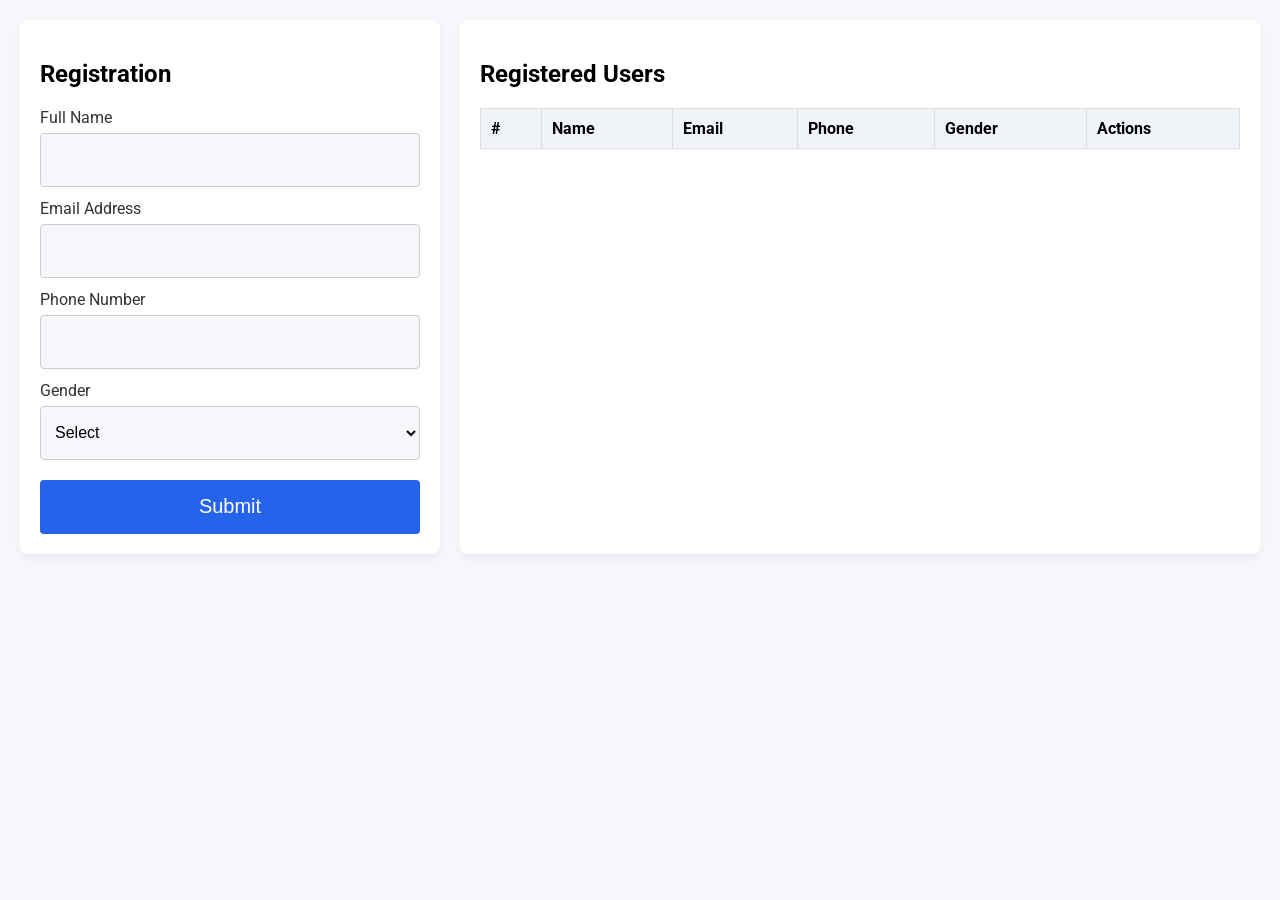
<file: index.html>
<!DOCTYPE html>
<html lang="en">
<head>
  <meta charset="UTF-8" />
  <title>User Listing</title>
  <link rel="stylesheet" href="css/styles.css">
</head>
<body>
<div class="container">
  <!-- Registration Form Starts Here -->
  <div class="left-form">
    <h2>Registration</h2>
    <form id="addUserForm">
      <label>Full Name</label>
      <input type="text" id="name" required>

      <label>Email Address</label>
      <input type="email" id="email" required>

      <label>Phone Number</label>
      <input type="text" id="phone" required>

      <label>Gender</label>
      <select id="gender" required>
        <option value="">Select</option>
        <option>Male</option>
        <option>Female</option>
        <option>Other</option>
      </select>

      <button type="submit" id="buttonSubmit">Submit</button>
    </form>
  </div>
  <!-- Registration Form Ends Here -->

  <!-- User List Table Starts Here -->
  <div class="right-user-table">
    <h2>Registered Users</h2>
    <div class="table-responsive">
    <table>
      <thead>
        <tr>
          <th>#</th>
          <th>Name</th>
          <th>Email</th>
          <th>Phone</th>
          <th>Gender</th>
          <th>Actions</th>
        </tr>
      </thead>
      <tbody id="userTableBody"></tbody>
    </table>
    </div>
  </div>
  <!-- User List Table Ends Here -->
</div>
<!--Container Ends Here -->


<script>
   const userForm = document.getElementById('addUserForm');
   const tableBody = document.getElementById('userTableBody');

   const nameField = document.getElementById('name');
   const emailField = document.getElementById('email');
   const phoneField = document.getElementById('phone');
   const genderField = document.getElementById('gender');
 
   let userCount = 0;
   let editRow = null;
 
   userForm.addEventListener('submit', function (e) {
     e.preventDefault();
      
     const name = nameField.value.trim();
     const email = emailField.value.trim();
     const phone = phoneField.value.trim();
     const gender = genderField.value;
 
    //  if (!nameField || !emailField || !phoneField || !genderField) return;
 
     if (editRow) {
       // UPDATE
       editRow.children[1].innerText = name;
       editRow.children[2].innerText = email;
       editRow.children[3].innerText = phone;
       editRow.children[4].innerText = gender;
 
       buttonSubmit.innerText = "Submit";
       editRow = null;
     } else {
       // ADD
       userCount++;
       const row = document.createElement('tr');
       row.innerHTML = `
         <td>${userCount}</td>
         <td>${name}</td>
         <td>${email}</td>
         <td>${phone}</td>
         <td>${gender}</td>
         <td>
           <button class="action-btn edit" onclick="editUser(this)">Edit</button>
           <button class="action-btn delete" onclick="deleteUser(this)">Delete</button>
         </td>
       `;
       tableBody.appendChild(row);
     }
 
     userForm.reset();
   });
 
   function editUser(btn) {
     editRow = btn.closest('tr'); 
     nameField.value = editRow.children[1].innerText;
     emailField.value = editRow.children[2].innerText;
     phoneField.value = editRow.children[3].innerText;
     genderField.value = editRow.children[4].innerText;
 
     buttonSubmit.innerText = "Update";
   }
 
   function deleteUser(btn) {
     if (confirm("Are you sure you want to delete?")) {
       btn.closest('tr').remove();
     }
   }
 

 </script>
</body>
</html>
</file>
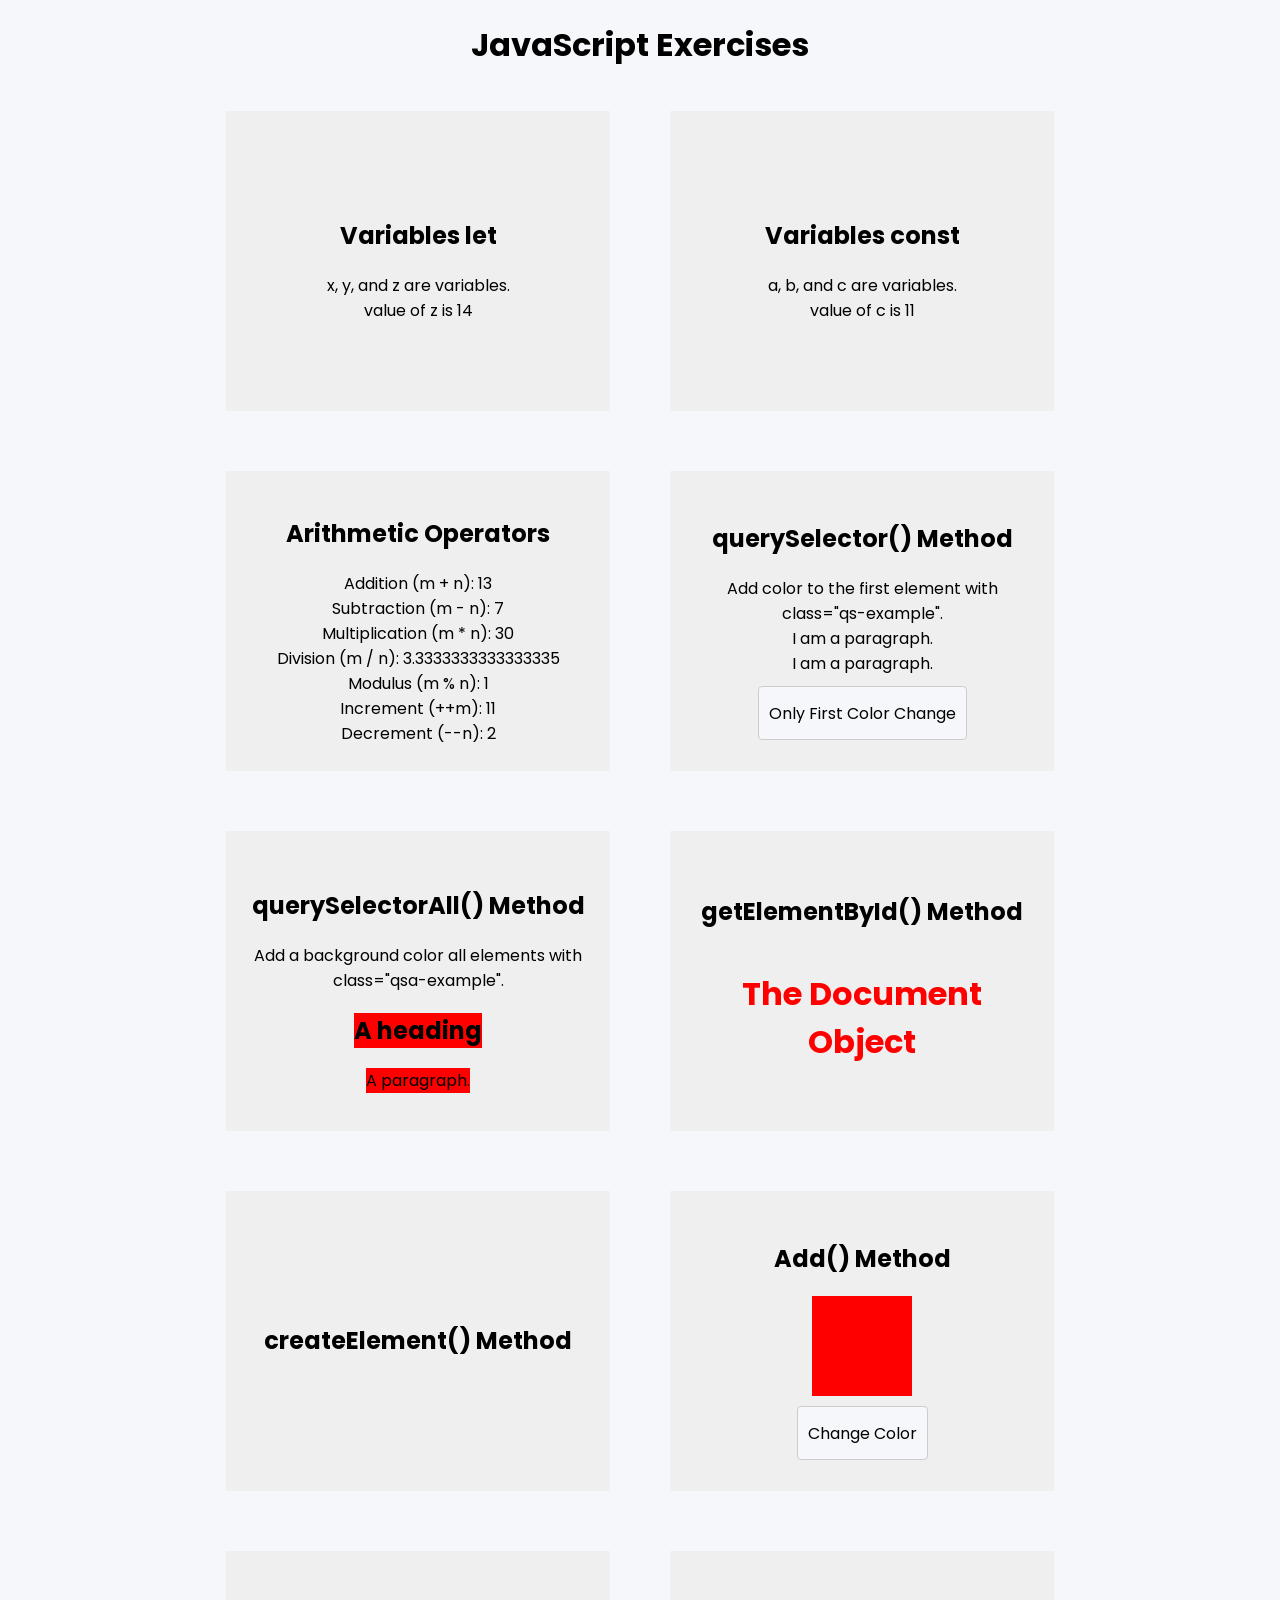
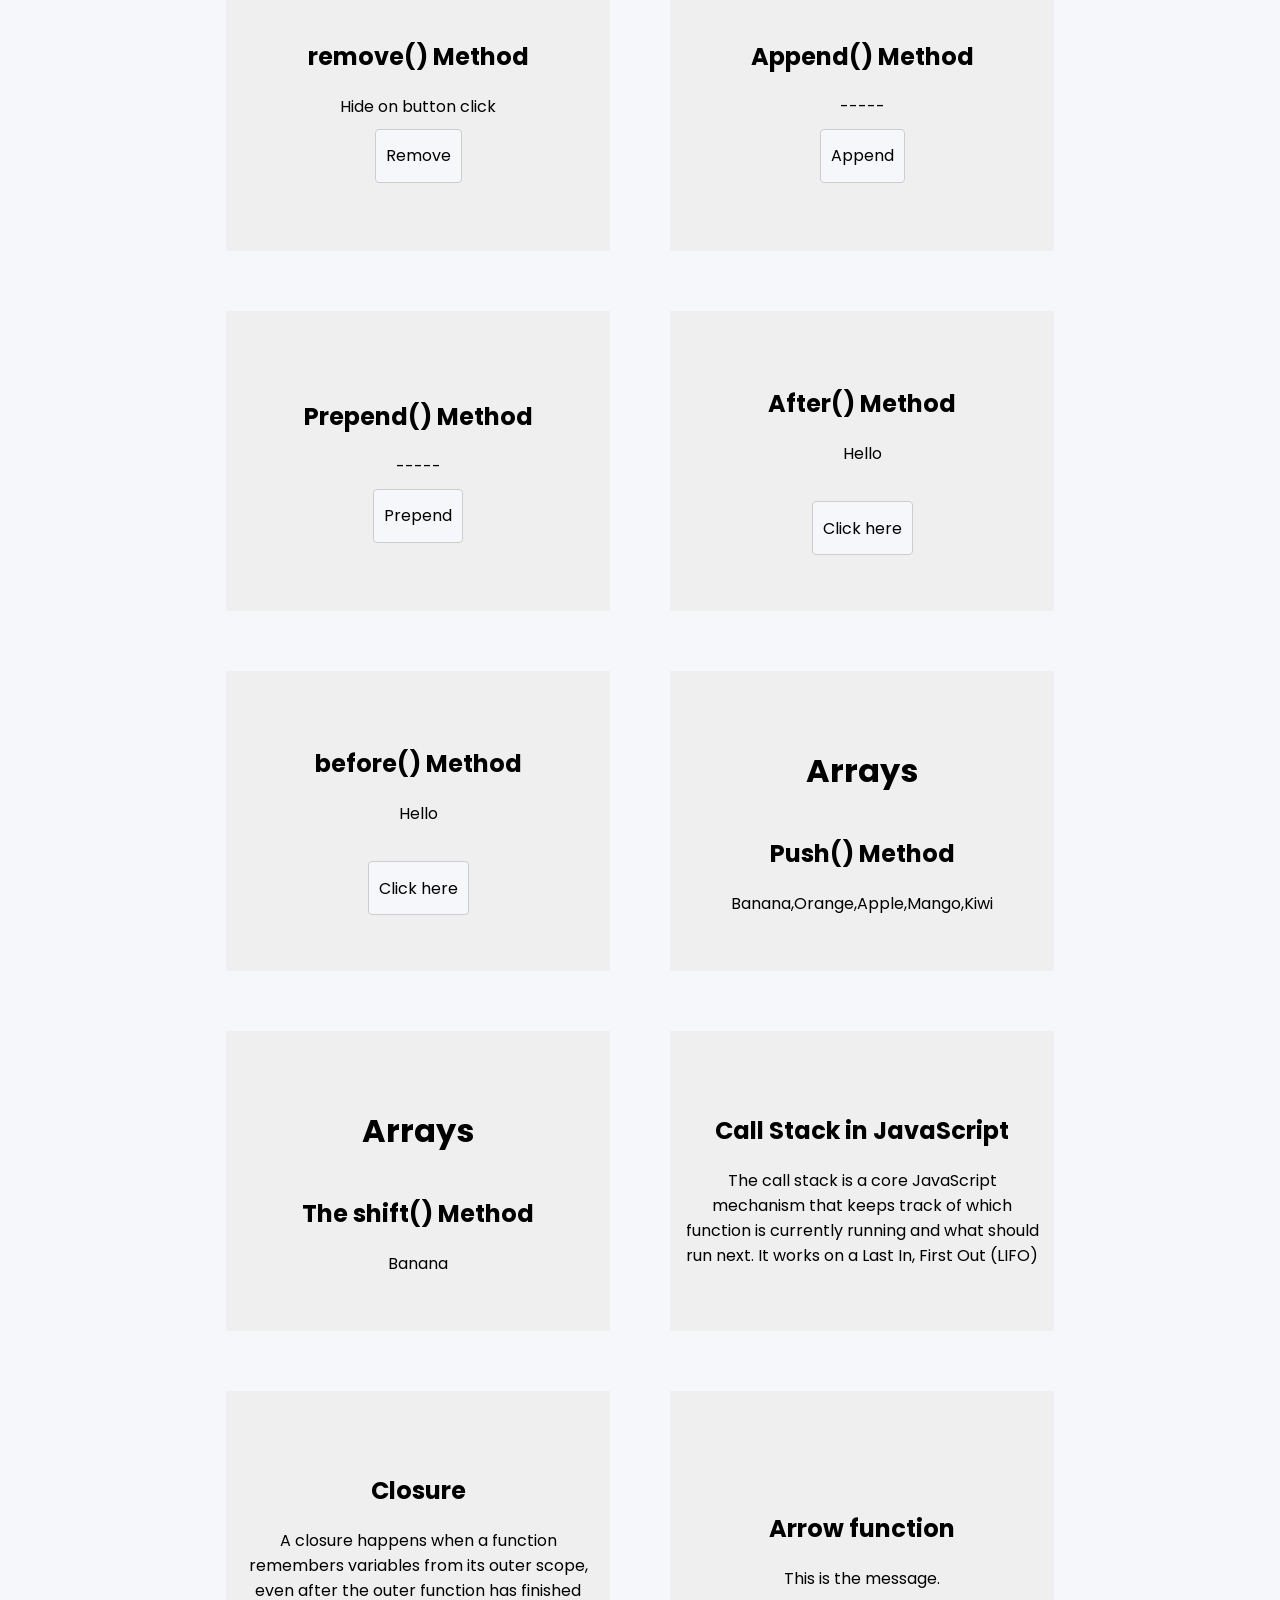
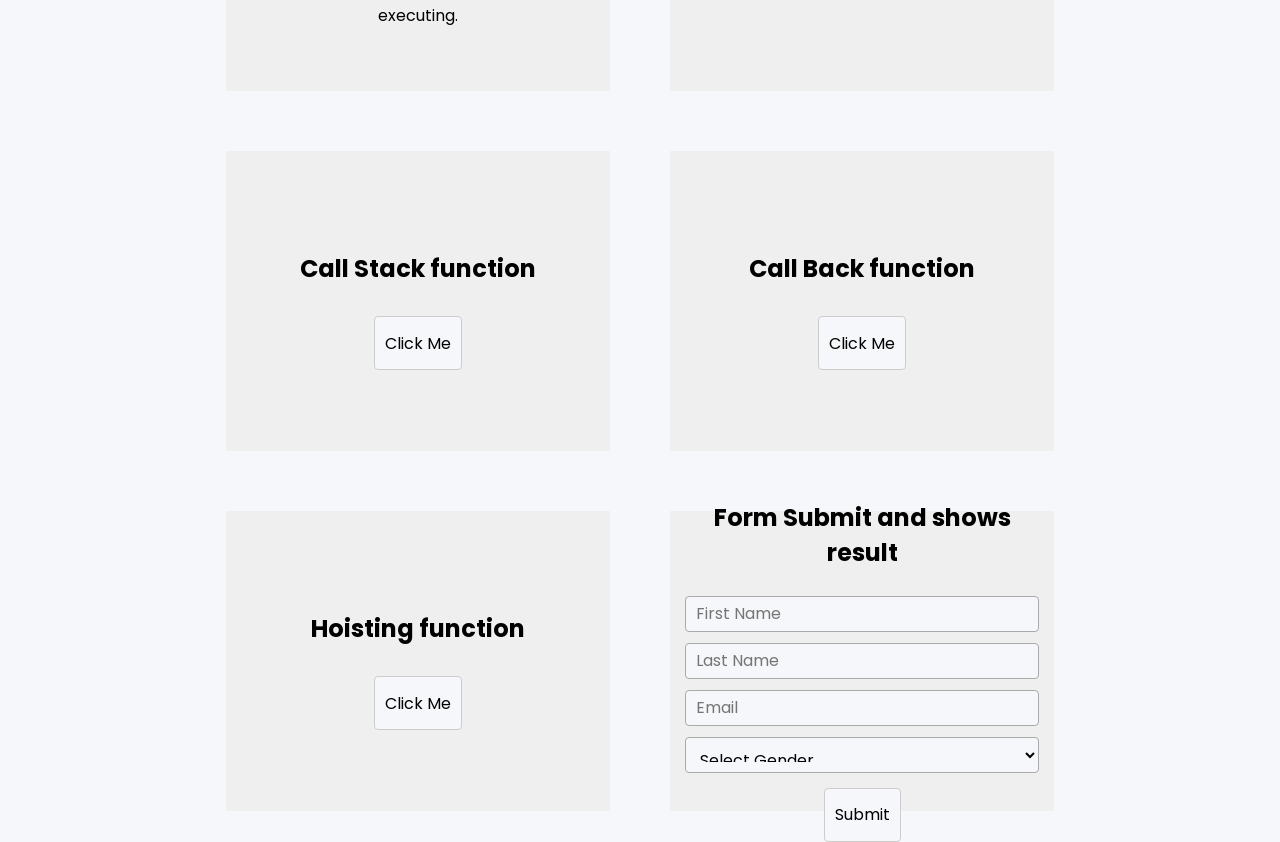
<file: javascript-exercise.html>
<!DOCTYPE html>
<html lang="en">

<head>
  <meta charset="UTF-8" />
  <title>Add | Remove | Toggle</title>
  <link rel="stylesheet" href="css/styles.css">
  <style>
    @import url('https://fonts.googleapis.com/css2?family=Poppins:ital,wght@0,100;0,200;0,300;0,400;0,500;0,600;0,700;0,800;0,900;1,100;1,200;1,300;1,400;1,500;1,600;1,700;1,800;1,900&display=swap');

    * {
      box-sizing: border-box;
      font-family: "Poppins", sans-serif;
    }

    p {
      margin: 0;
    }

    .div-center {
      text-align: center;
    }

    body {
      margin: 0;
      padding: 0;
    }

    .container {
      text-align: center;
      width: 100%;
      margin: 0 auto;
      display: flex;
      flex-wrap: wrap;
      justify-content: center;
      max-width: max-content;
    }

    .card {
      background: #efefef;
      width: 30%;
      margin: 20px;
      height: 300px;
      display: flex;
      flex-direction: column;
      justify-content: center;
      align-items: center;
      padding: 15px;
    }

    .card-flex {
      display: flex;
      flex-direction: row;
    }

    #box,
    #box-second {
      background: red;
      width: 100px;
      height: 100px;
      margin: 0 auto;
      transition: all 0.5s ease-in-out;
    }

    #box.highlight {
      background: green;
      border-radius: 100px;
    }

    button {
      margin-top: 10px;
      display: inline-block;
      width: auto;
      cursor: pointer;
    }

    button:hover {
      color: #fff;
    }

    label {
      display: block;
      margin-bottom: 10px;
    }

    input,
    select {
      border: 1px solid #aaa;
      width: 100%;
      height: 36px;
      margin-bottom: 5px;
      padding: 10px;
    }
  </style>
</head>

<body>

  <!--Form-->
  <div class="div-center">
    <h1>JavaScript Exercises</h1>
  </div>
  <div class="container">
    <div class="card">
      <h2>Variables let</h2>
      <p> x, y, and z are variables.</p>

      <p id="letvar"></p>
    </div>

    <div class="card">
      <h2>Variables const</h2>
      <p> a, b, and c are variables.</p>

      <p id="constvar"></p>
    </div>

    <div class="card">
      <h2>Arithmetic Operators</h2>
      <p id="arithmeticResult"></p>
    </div>

    <!--querySelector() Method-->
    <div class="card">
      <h2>querySelector() Method</h2>

      <p>Add color to the first element with class="qs-example".</p>

      <p class="qs-example">I am a paragraph.</p>
      <p class="qs-example">I am a paragraph.</p>

      <button type="submit" onclick="onlyfirstchange()">Only First Color Change</button>


    </div>


    <!--querySelectorAll() Method-->
    <div class="card">
      <h2>querySelectorAll() Method</h2>

      <p>Add a background color all elements with class="qsa-example".</p>
      <h2 class="qsa-example">A heading</h2>
      <p class="qsa-example">A paragraph.</p>


    </div>


    <!--getElementById() Method-->
    <div class="card">
      <h2>getElementById() Method</h2>

      <h1 id="gebi-demo">The Document Object</h1>


    </div>

    <!--CeateElement-->
    <div class="card">
      <h2>createElement() Method</h2>
      <!-- <p>Create a p element with some text:</p> -->
    </div>




    <div class="card">
      <h2>Add() Method</h2>
      <div id="box"></div>
      <button type="submit" onclick="colorchange()">Change Color</button>
    </div>



    <div class="card">
      <h2>remove() Method</h2>
      <p id="removeBox">Hide on button click</p>
      <button onclick="removeFunction()">Remove</button>
    </div>

    <div class="card">
      <h2>Append() Method</h2>
      <div id="apDiv">-----</div>
      <button onclick="apFunction()">Append</button>
    </div>

    <div class="card">
      <h2>Prepend() Method</h2>
      <div id="preDiv">-----</div>
      <button onclick="preFunction()">Prepend</button>
    </div>

    <div class="card">
      <h2>After() Method</h2>
      <div id="afterDiv">Hello</div>
      <br>
      <button onclick="afterFunction()">Click here</button>
    </div>

    <div class="card">
      <h2>before() Method</h2>
      <div id="beforeDiv">Hello</div>
      <br>
      <button onclick="beforeFunction()">Click here</button>
    </div>

    <div class="card">
      <h1>Arrays</h1>
      <h2>Push() Method</h2>
      <p id="pushitem"></p>
    </div>


    <div class="card">
      <h1>Arrays</h1>
      <h2>The shift() Method</h2>
      <p id="shiftDiv"></p>
    </div>


    <div class="card">
      <h2>Call Stack in JavaScript</h2>
      <p>The call stack is a core JavaScript mechanism that keeps track of which function is currently running and what
        should run next. It works on a Last In, First Out (LIFO) </p>
    </div>


    <div class="card">
      <h2>Closure</h2>
      <p>A closure happens when a function remembers variables from its outer scope, even after the outer function has
        finished executing.</p>
    </div>



    <!--Arrow function-->
    <!--A shorter / newer way to write a function.-->
    <div class="card">
      <h2>Arrow function</h2>
      <div id="show-msg"></div>

      <script>
        //Arrow Function Example
        const showMsg = () => {
          document.getElementById("show-msg").innerHTML = "This is the message.";
        };
        showMsg();
      </script>
    </div>



    <!--Call Stack function-->
    <!--Follows Last In First Out Method. By call stack javascript can understand what function is currently running.-->
    <div class="card">
      <h2>Call Stack function</h2>
      <button onclick="one()">Click Me</button>
      <script>
        //Call Stack Function Example
        function visibleMsg() {
          alert("This is call stack alert");
        }
        function one() {
          visibleMsg();
        }
      </script>
    </div>



    <!--Call back function-->
    <!--A callback function in javascript is a function passes as an argument to another function.-->
    <div class="card">
      <h2>Call Back function</h2>
      <button id="cbExample">Click Me</button>
      <script>
        const cbButton = document.getElementById("cbExample");
        function showAlrt() {
          alert("This is call back alert");
        }
        cbButton.addEventListener('click', showAlrt);
      </script>
    </div>



    <!--Hoisting-->
    <!---->
    <div class="card">
      <h2>Hoisting function</h2>
      <button onclick="showName()">Click Me</button>
      <script>
        function showName(){
          alert(UserName);
        }
        var UserName = "John";
        
        //Internally javascript treat like
        // var UserName;
        // function showName(){
        //   alert(UserName);
        // }
        // UserName = "John";
      </script>
    </div>



    <!--Submit form and shows result-->
    <div class="card card-flex">
      <div>
        <h2>Form Submit and shows result</h2>
        <form id="registrationform">
          <input type="text" id="fname" placeholder="First Name">
          <input type="text" id="lname" placeholder="Last Name">
          <input type="email" id="emailsecond" placeholder="Email">
          <select id="gender">
            <option value="">Select Gender</option>
            <option>Male</option>
            <option>Female</option>
          </select>
          <button type="submit">Submit</button>
        </form>
      </div>
      <div id="result-box"></div>

      <script>
        //Form
        const regForm = document.getElementById('registrationform');
        const result = document.getElementById('result-box');

        regForm.addEventListener("submit", (event) => {
          event.preventDefault();

          const fieldFname = document.getElementById('fname').value;
          const fieldLname = document.getElementById('lname').value;
          const fieldEmail = document.getElementById('emailsecond').value;
          const fieldGender = document.getElementById('gender').value;

          result.innerHTML = `
      <h3>Form Data</h3>
      <hr>
      <p><b>First Name:</b> ${fieldFname}</p>
      <p><b>Last Name:</b> ${fieldLname}</p>
      <p><b>Email:</b> ${fieldEmail}</p>
      <p><b>Gender:</b> ${fieldGender}</p>
    `;
        });
      </script>
    </div>







  </div>



  <script>
    //let
    let x = 5;
    let y = 9;
    let z = x + y;
    document.getElementById("letvar").innerHTML = "value of z is " + z;

    //const
    let a = 5;
    let b = 6;
    let c = a + b;
    document.getElementById("constvar").innerHTML = "value of c is " + c;


    //Arithmatic Oparatroe

    let m = 10;
    let n = 3;

    let output = "";
    output += "Addition (m + n): " + (m + n) + "<br>";
    output += "Subtraction (m - n): " + (m - n) + "<br>";
    output += "Multiplication (m * n): " + (m * n) + "<br>";
    output += "Division (m / n): " + (m / n) + "<br>";
    output += "Modulus (m % n): " + (m % n) + "<br>";
    output += "Increment (++m): " + (++m) + "<br>";
    output += "Decrement (--n): " + (--n) + "<br>";

    document.getElementById("arithmeticResult").innerHTML = output;

    //queryselector
    function onlyfirstchange() {
      document.querySelector(".qs-example").style.color = "red";
    };


    //queryselectorAll ()
    const nodeList = document.querySelectorAll(".qsa-example");
    for (let i = 0; i < nodeList.length; i++) {
      nodeList[i].style.backgroundColor = "red";
    }


    //getElementById ()
    const myEle = document.getElementById("gebi-demo");
    myEle.style.color = "red";

    //createElement ()
    const paraone = document.createElement("h1");
    paraone.innerText = "This is a paragraph printed";
    // document.body.appendChild(paraone);


    //add
    function colorchange() {
      const box = document.getElementById("box").classList;
      box.add("highlight");
    }

    //remove
    function removeFunction() {
      const delBox = document.getElementById("removeBox");
      delBox.remove();
    }


    //Append
    function apFunction() {

      const apdiv = document.getElementById("apDiv");
      apdiv.append(" text added after div");

    }


    //Prepend
    function preFunction() {

      const prediv = document.getElementById("preDiv");
      prediv.prepend("text added before div ");

    }

    //after
    function afterFunction() {
      const afterdiv = document.getElementById("afterDiv");
      afterdiv.after("Adding text with after");

    }

    //before
    function beforeFunction() {
      const beforediv = document.getElementById("beforeDiv");
      beforediv.before("Adding text with before");

    }

    //push
    const fruits = ["Banana", "Orange", "Apple", "Mango"];
    fruits.push("Kiwi");
    document.getElementById("pushitem").innerHTML = fruits;

    //Shift
    const fruitsshift = ["Banana", "Orange", "Apple", "Mango"];
    document.getElementById("shiftDiv").innerHTML = fruitsshift.shift();

    //Call Stack
    function first() {
      second();
    }
    function second() {
      third();
    }
    function third() {
      console.log("Hello");
    }
    first();

    //Closure Example
    function outer() {
      let message = "Hello";
      function inner() {
        console.log(message);
      }
      return inner;
    }
    const sayHello = outer();
    sayHello(); // Hello




  </script>
</body>

</html>
</file>
<file: css/styles.css>
@import url('https://fonts.googleapis.com/css2?family=Roboto:ital,wght@0,100..900;1,100..900&display=swap');

* {
  box-sizing: border-box;
}

body {
  margin: 0;
  padding: 20px;
  background: #f5f7fa;
  font-size: 16px;
  font-family: "Roboto", sans-serif;
}

.container {
  display: flex;
  gap: 20px;
  max-width: 1440px;
  margin: auto;
}

.left-form,
.right-user-table {
  background: #fff;
  padding: 20px;
  border-radius: 8px;
  box-shadow: 0 4px 10px rgba(0, 0, 0, 0.05);
}

.table-responsive {
  overflow-x: auto;
}

.left-form {
  flex: 1;
}

.right-user-table {
  flex: 2;
}

.right-user-table thead {
  text-align: left;
}

.left-form label {
  display: block;
  margin-top: 12px;
  color: #333;
}

input,
select,
button {
  width: 100%;
  height: 54px;
  padding: 10px;
  margin-top: 6px;
  border-radius: 4px;
  background: #f5f7fa;
  border: 1px solid #ccc;
  font-size: 16px;
}

.left-form button {
  margin-top: 20px;
  background: #2563eb;
  color: #fff;
  border: none;
  cursor: pointer;
  font-size: 20px;
}

button:hover {
  background: #1e40af;
}

.right-user-table .edit {
  background: #25eb88;
  color: #fff;
  border: none;
  cursor: pointer;
  font-size: 16px;
  width: auto;
  height: auto;
}

.right-user-table .edit:hover {
  background: #1ebb6d;
}

.right-user-table .delete {
  background: #eb2525;
  color: #fff;
  border: none;
  cursor: pointer;
  font-size: 16px;
  width: auto;
  height: auto;
}

.right-user-table .delete:hover {
  background: #bd1f1f;
}

table {
  width: 100%;
  border-collapse: collapse;
}

th,
td {
  padding: 10px;
  border: 1px solid #ddd;
}

th {
  background: #f1f5f9;
}

.action-btn {
  padding: 6px 10px;
  margin-right: 5px;
  border: none;
  border-radius: 4px;
  cursor: pointer;
}

.reg-title {
  display: flex;
  align-items: center;
  display: flex;
  gap: 15px;
}

.edit {
  background: #22c55e;
  color: #fff;
}

.delete {
  background: #ef4444;
  color: #fff;
}


/* CSS */
.disabled-btn {
  pointer-events: none;
  opacity: 0.5;
}

.active-btn {
  pointer-events: auto;
  opacity: 1;
  cursor: pointer;
}

@media (max-width: 768px) {
  .container {
    flex-direction: column;
  }
}
</file>
